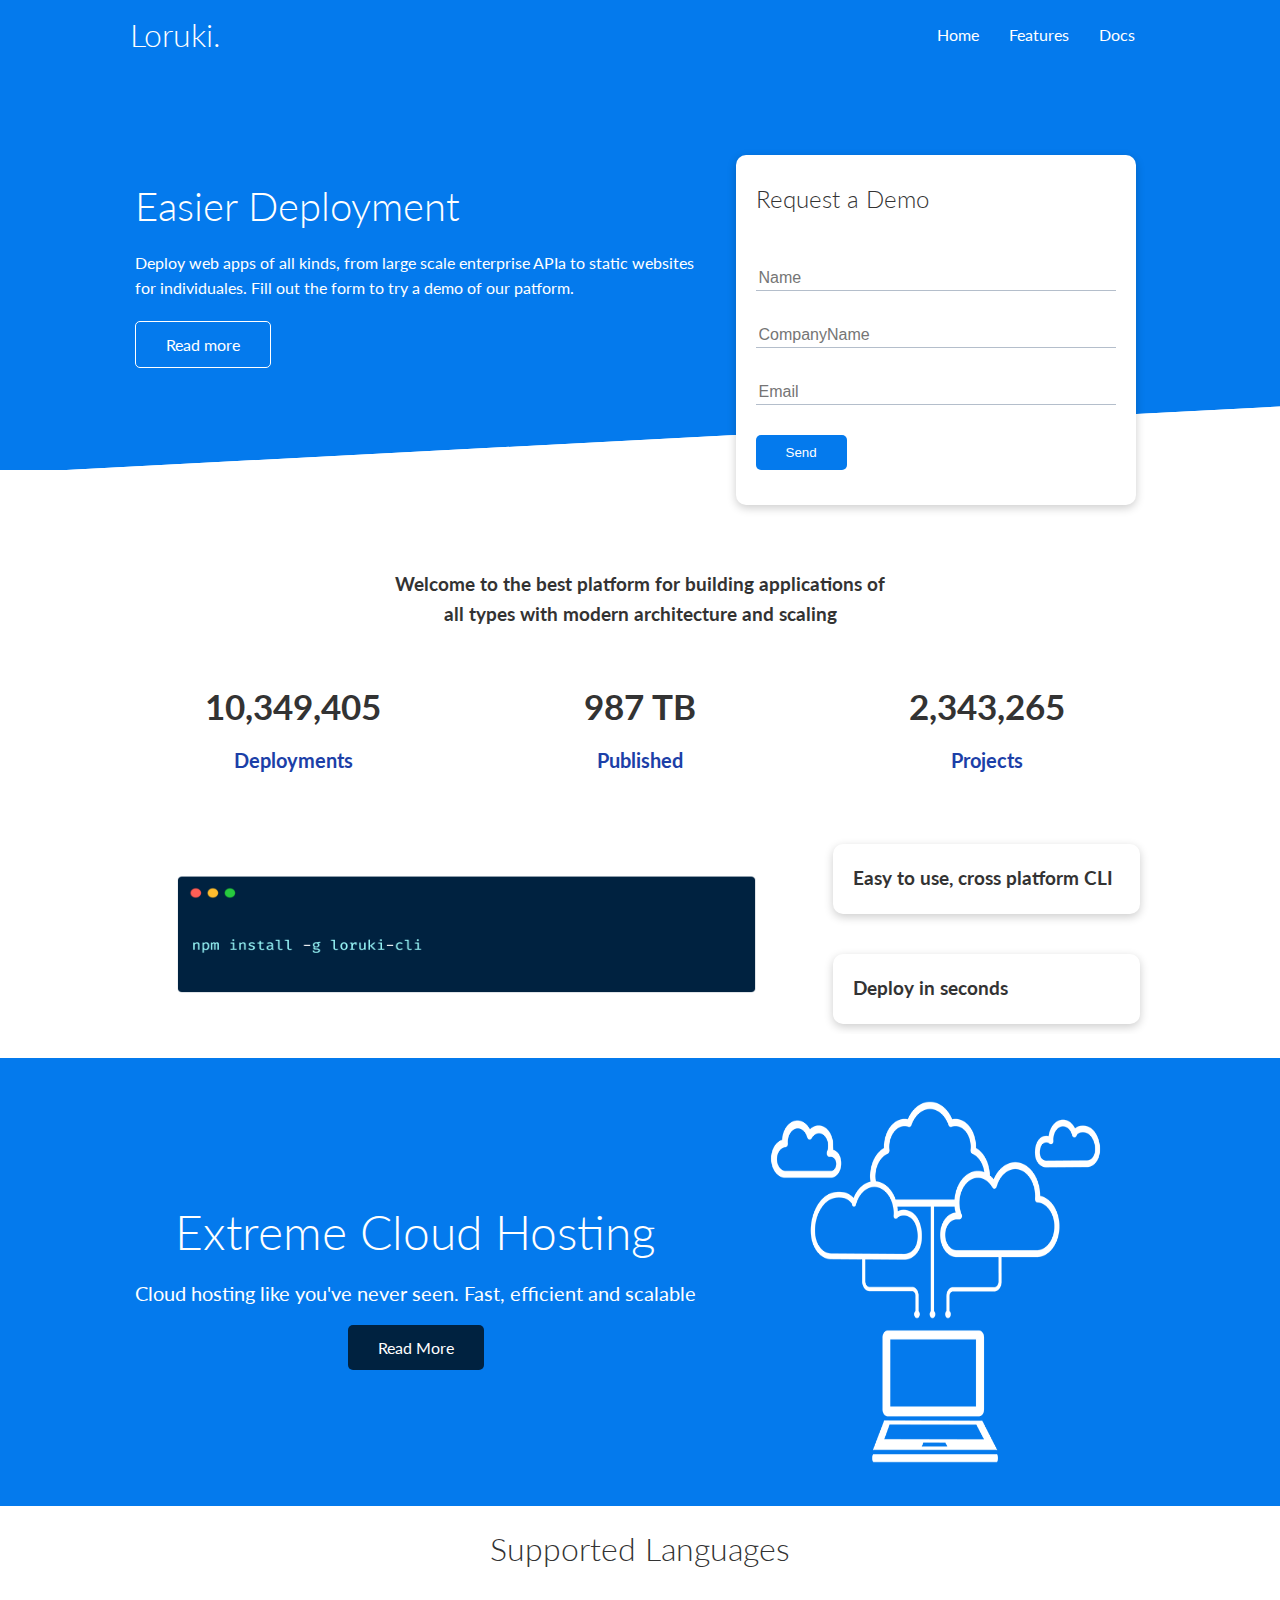
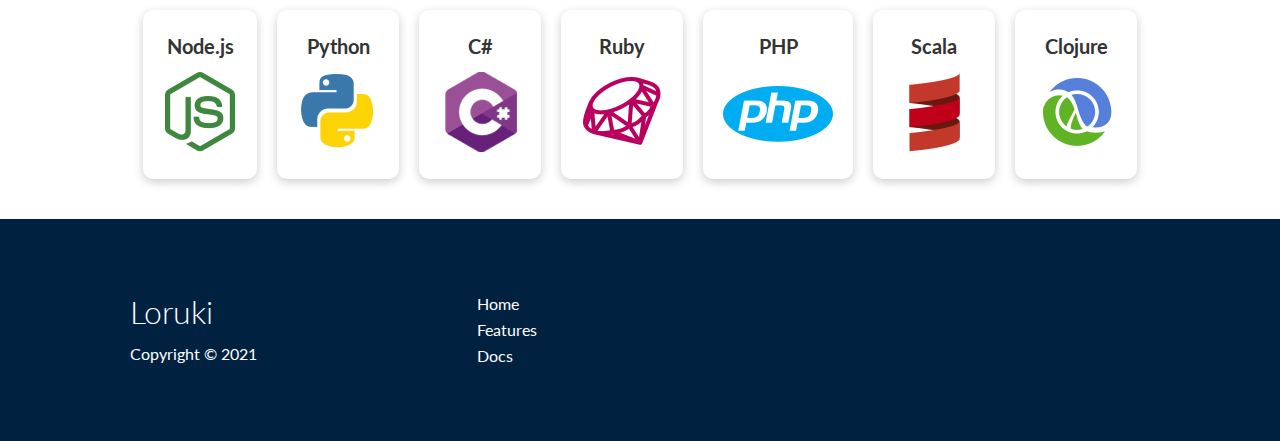
<file: index.html>
<!DOCTYPE html>
<html lang="en">
<head>
    <meta charset="UTF-8">
    <meta name="viewport" content="width=device-width,
    initial-scale=1.0">
    <link rel="stylesheet" href="https://cdnjs.cloudflare.com/ajax/libs/font-awesome/6.0.0-beta2/css/all.min.css"
     integrity="sha512-YWzhKL2whUzgiheMoBFwW8CKV4qpHQAEuvilg9FAn5VJUDwKZZxkJNuGM4XkWuk94WCrrwslk8yWNGmY1EduTA==" 
     crossorigin="anonymous"  />
    <link rel="stylesheet" href="css/style.css">
    <title>Loruki | Cloud Hosting For Everyone </title>

</head>
<body>
  <!-- Navbar -->
  <div class="navbar">
    <div class="container flex">
   <h1 class="logo">Loruki.</h1>
   <nav>

      <ul>
        <li><a href="index.html">Home</a></li>
        <li><a href="features.html">Features</a></li>
        <li><a href="docs.html">Docs</a></li>
        
      </ul>
   </nav>

    </div>
  </div>

  <!-- Showcase -->

  <section class="showcase">
      <div class="container grid">
         <div class="showcase-text">
            <h1>Easier Deployment</h1>
            <p>Deploy web apps of all kinds,
               from large scale enterprise APIa
               to static websites for individuales.
               Fill out the form to try a demo of our patform.
            </p>
            <a href="features.html" class="btn btn-outline">Read more</a>

        
         </div>
         <div class="showcase-form card">
              <h2>Request a Demo</h2>
              <form name="contact" method="POST" netlify-honeypot="bot-field" 
               data-netlify="true">
               <input type="hidden" name="form-name" value="contact">
               <p class="hidden">
                  <label>Don’t fill this out if you’re human: <input
                   name="bot-field" /></label>
                </p>
                    <div class="form-control">
                    <input type="text" name="name"
                    placeholder="Name" required>

                 </div>
                 <div class="form-control">
                  <input type="text" name="company"
                  placeholder="CompanyName" required>

               </div>
               <div class="form-control">
                  <input type="email" name="email"
                  placeholder="Email" required>

               </div>
               <input type="submit" value="Send" class="btn btn-primary">

              </form>
         </div>
      </div>
  </section>

  <!-- Stats -->
  <section class="stats">
     <div class="container">
        <h3 class="stats-heading text-center">
           Welcome to the best platform for building applications
           of all types with modern architecture and scaling
        </h3>

        <div class="grid grid-3 text-center my-4">
              <div>
                  <i class="fas fa-server fa-3x"></i>
                  <h3>10,349,405</h3>
                  <p class="text-secondary">Deployments</p>
              </div>
              <div>
                 <i class="fas fa-upload fa-3x"></i>
                 <h3>987 TB</h3>
                 <p class="text-secondary">Published</p>
            </div>
              <div>
               <i class="fas fa-project-diagram fa-3x"></i>
               <h3>2,343,265</h3>
               <p class="text-secondary">Projects</p>

              </div>
        </div>
     </div>
  </section>

  <!-- Cli -->
  <section class="cli">
     <div class="container grid">
         <img src="images/cli.png" width="500" height="200" alt=""> 
         <div class="card">
             <h3>Easy to use, cross platform CLI</h3>
         </div>
         <div class="card">
            <h3>Deploy in seconds</h3>

         </div>
      </div>
  </section>

  <!-- Cloud -->
  <section class="cloud bg-primary my-2 py-2">
           <div class="container grid"> 
              <div class="text-center">
                 <h2 class="lg">Extreme Cloud Hosting</h2>
                  <p class="lead my-1">Cloud hosting like you've never seen.
                   Fast, efficient and scalable</p>
                  <a href="features.html" class="btn btn-dark">Read More</a>
              </div>
              <img src="images/cloud.png" height="400"  alt="">
          </div>
  </section>

  <!-- Languages -->
  <section class="languages">
     <h2 class="md text-center my-2">
        Supported Languages
     </h2>
     <div class="container flex">
        <div class="card">
            <h4>Node.js</h4>
            <img src="images/node.png" alt="">
        </div>
        <div class="card">
         <h4>Python</h4>
         <img src="images/python.png" alt="">
       </div>
       <div class="card">
         <h4>C#</h4>
         <img src="images/csharp.png" alt="">
       </div>
       <div class="card">
         <h4>Ruby</h4>
         <img src="images/ruby.png" alt="">
       </div>
       <div class="card">
         <h4>PHP</h4>
         <img src="images/php.png" alt="">
       </div>
       <div class="card">
         <h4>Scala</h4>
         <img src="images/scala.png" alt="">
       </div>
       <div class="card">
         <h4>Clojure</h4>
         <img src="images/clojure.png" alt="">
       </div>
     </div>
  </section>

  <!-- Footer -->
  <footer class="footer bg-dark py-5">
     <div class="container grid grid-3">
       <div>
          <h1>
             Loruki
          </h1>
          <p>Copyright &copy; 2021</p>
     </div>
     <nav>
        <ul>
           <li><a href="index.html">Home</a></li>
           <li><a href="features.html">Features</a></li>
           <li><a href="docs.html">Docs</a></li>
        </ul>
     </nav>
     <div class="social">
        <a href="#"><i class="fab fa-github fa-2x"></i></a>
        <a href="#"><i class="fab fa-facebook fa-2x"></i></a>
        <a href="#"><i class="fab fa-instagram fa-2x"></i></a>
        <a href="#"><i class="fab fa-twitter fa-2x"></i></a>
     </div>

  </footer>

</body>  
</html>
</file>
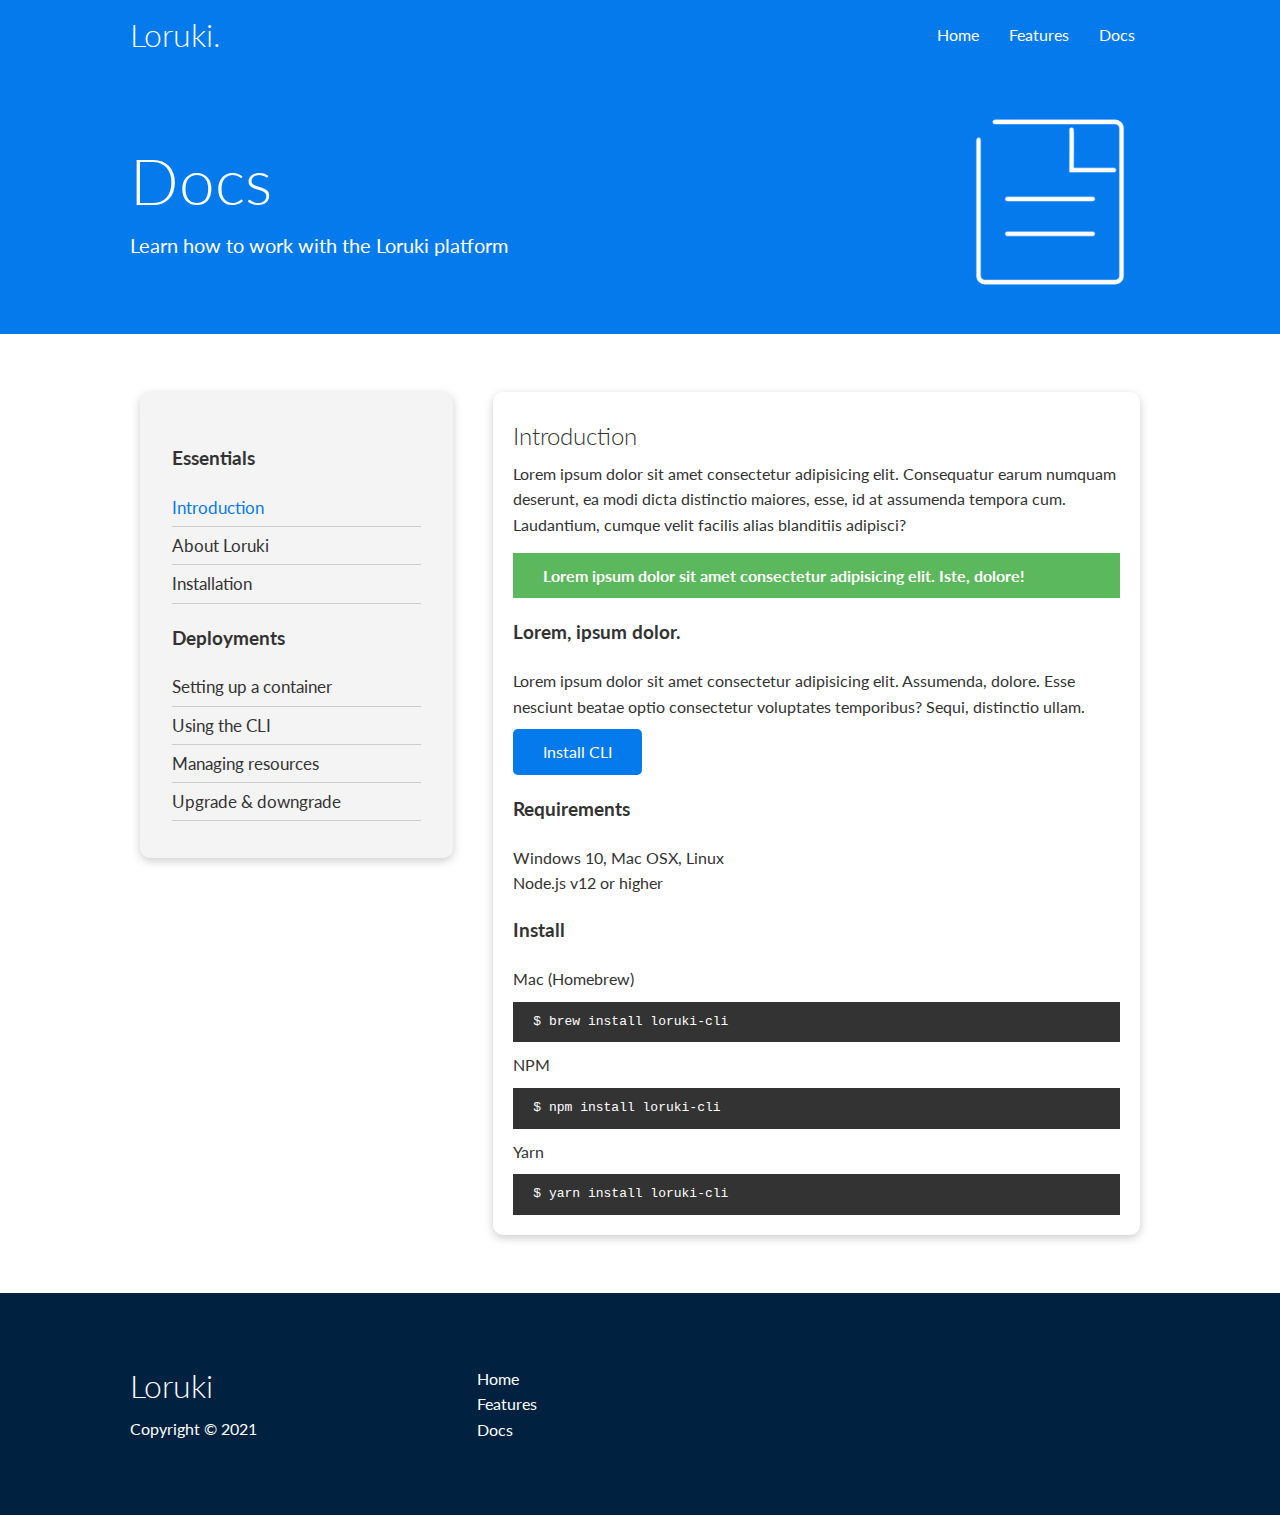
<file: docs.html>
<!DOCTYPE html>
<html lang="en">
<head>
    <meta charset="UTF-8">
    <meta name="viewport" content="width=device-width,
    initial-scale=1.0">
    <link rel="stylesheet" href="https://cdnjs.cloudflare.com/ajax/libs/font-awesome/6.0.0-beta2/css/all.min.css"
     integrity="sha512-YWzhKL2whUzgiheMoBFwW8CKV4qpHQAEuvilg9FAn5VJUDwKZZxkJNuGM4XkWuk94WCrrwslk8yWNGmY1EduTA==" 
     crossorigin="anonymous"  />
    <link rel="stylesheet" href="css/style.css">
    <title>Loruki | Cloud Hosting For Everyone </title>

</head>
<body>
  <!-- Navbar -->
  <div class="navbar">
    <div class="container flex">
   <h1 class="logo">Loruki.</h1>
   <nav>

      <ul>
        <li><a href="index.html">Home</a></li>
        <li><a href="features.html">Features</a></li>
        <li><a href="docs.html">Docs</a></li>
        
      </ul>
   </nav>

    </div>
  </div>

  <!-- Head-->
  <section class="docs-head bg-primary py-3">
      <div class="container grid ">
         <div>
             <h1 class="xl">Docs</h1>
             <p class="lead"> 
              Learn how to work with the Loruki platform
             </p>
         </div>
         <img src="images/docs.png" alt="">
      </div>
  </section>

  <!-- Docs main-->
  <section class="docs-main my-4">
     <div class="container grid">
        <div class="card bg-light p-3">
           <h3 class="my-2">Essentials</h3>
           <nav>
              <ul>
                  <li><a class="text-primary" 
                  href="#">Introduction</a></li>
                  <li><a href="#">About Loruki</a></li>
                  <li><a href="#">Installation</a></li>
              </ul>
           </nav>

           <h3 class="my-2">Deployments</h3>
           <nav>
              <ul>
                  <li><a href="#">Setting up a container</a></li>
                  <li><a href="#">Using the CLI</a></li>
                  <li><a href="#">Managing resources</a></li>
                  <li><a href="#">Upgrade & downgrade</a></li>
              </ul>
           </nav>
        </div>
        <div class="card">
         <h2>Introduction</h2>
         <p>
            Lorem ipsum dolor sit amet consectetur adipisicing elit.
            Consequatur earum numquam deserunt, ea modi dicta distinctio
            maiores, esse, id at assumenda tempora cum. Laudantium, cumque
             velit facilis alias blanditiis adipisci?
         </p>
         <div class="alert alert-success">
            <i class="fas fa-info"></i>Lorem ipsum dolor sit amet
             consectetur adipisicing elit. Iste, dolore!

         </div>
         <h3>Lorem, ipsum dolor.</h3>
         <p>Lorem ipsum dolor sit amet consectetur
          adipisicing elit. Assumenda, dolore.
          Esse nesciunt beatae optio consectetur 
          voluptates temporibus? Sequi, distinctio ullam. </p>
         <a href="" class="btn btn-primary">Install CLI</a>
        
          <h3>Requirements</h3>
          <ul>
             <li>Windows 10, Mac OSX, Linux</li>
             <li>Node.js v12 or higher</li>
          </ul>

          <h3>Install</h3>
          <p>Mac (Homebrew)</p>
          <pre><code>$ brew install loruki-cli</code></pre>
          <p>NPM</p>
          <pre><code>$ npm install loruki-cli</code></pre>
          <p>Yarn</p>
          <pre><code>$ yarn install loruki-cli</code></pre>
        
         </div>
     </div>
  </section>

  <!-- Footer -->
  <footer class="footer bg-dark py-5">
     <div class="container grid grid-3">
       <div>
          <h1>
             Loruki
          </h1>
          <p>Copyright &copy; 2021</p>
     </div>
     <nav>
        <ul>
           <li><a href="index.html">Home</a></li>
           <li><a href="features.html">Features</a></li>
           <li><a href="docs.html">Docs</a></li>
        </ul>
     </nav>
     <div class="social">
        <a href="#"><i class="fab fa-github fa-2x"></i></a>
        <a href="#"><i class="fab fa-facebook fa-2x"></i></a>
        <a href="#"><i class="fab fa-instagram fa-2x"></i></a>
        <a href="#"><i class="fab fa-twitter fa-2x"></i></a>
     </div>

  </footer>

</body>  
</html>
</file>
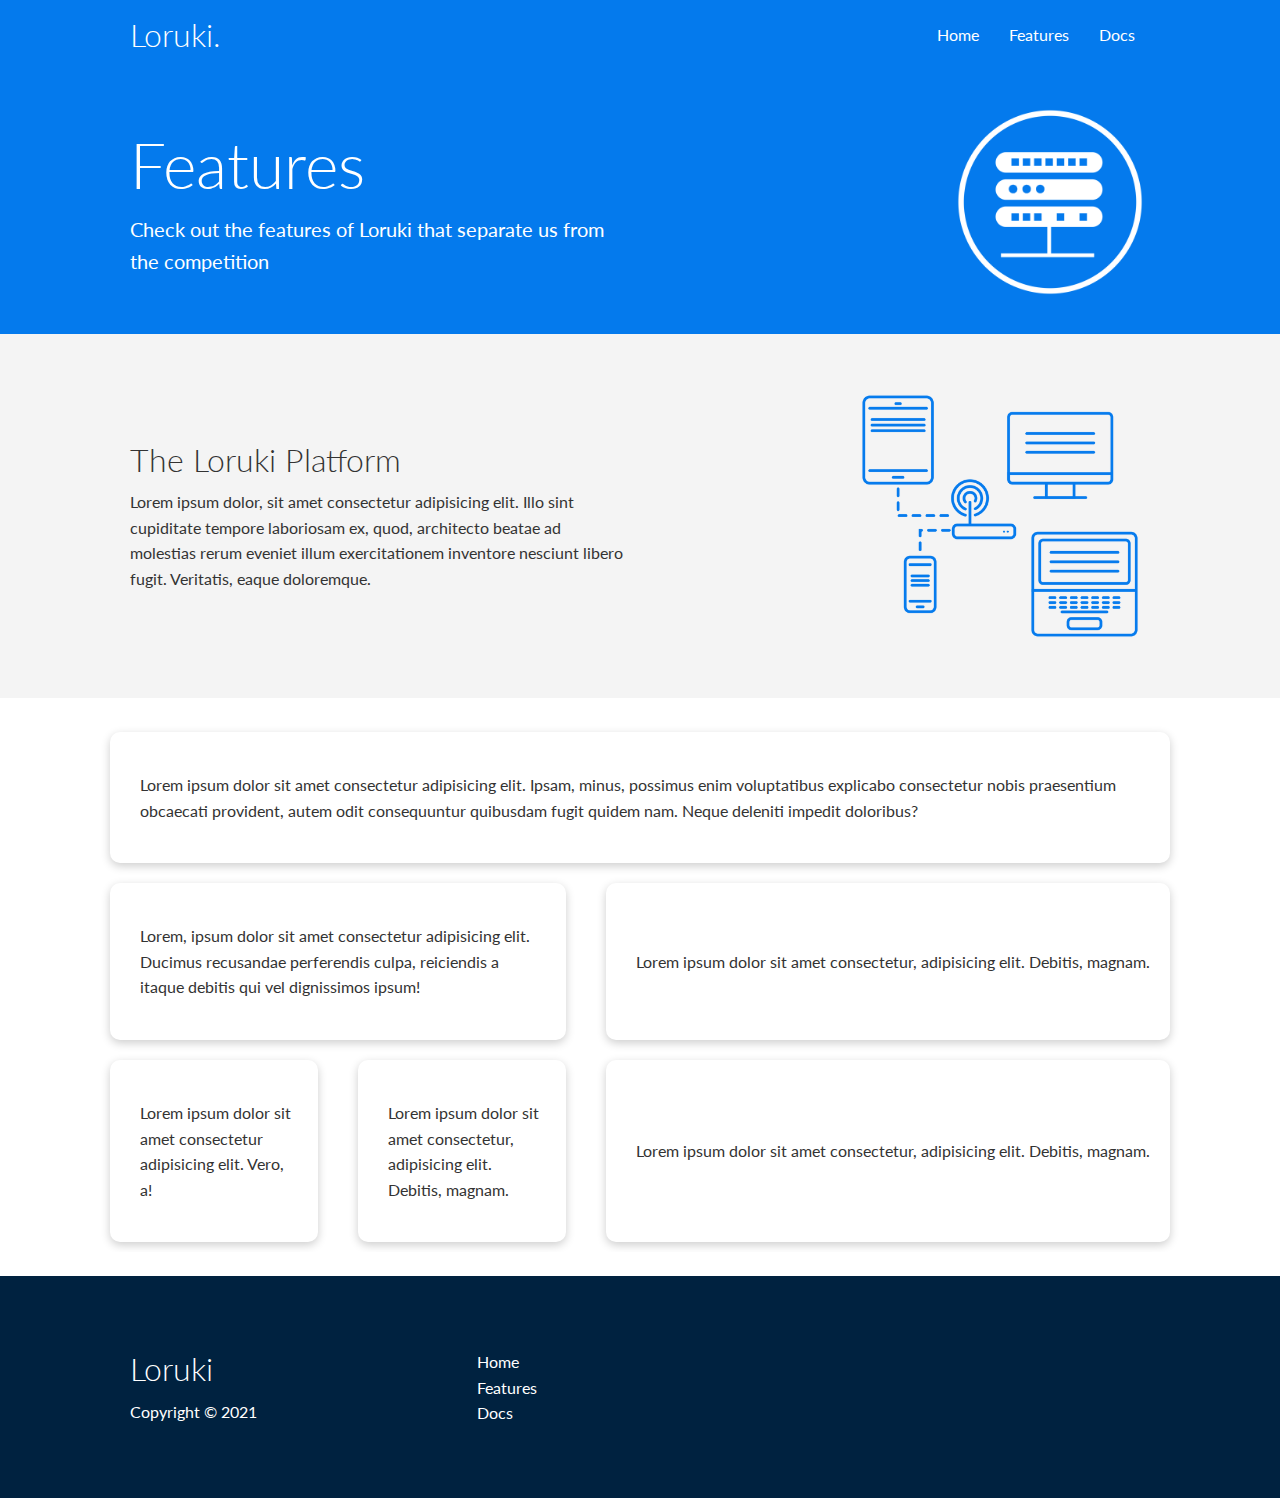
<file: features.html>
<!DOCTYPE html>
<html lang="en">
<head>
    <meta charset="UTF-8">
    <meta name="viewport" content="width=device-width,
    initial-scale=1.0">
    <link rel="stylesheet" href="https://cdnjs.cloudflare.com/ajax/libs/font-awesome/6.0.0-beta2/css/all.min.css"
     integrity="sha512-YWzhKL2whUzgiheMoBFwW8CKV4qpHQAEuvilg9FAn5VJUDwKZZxkJNuGM4XkWuk94WCrrwslk8yWNGmY1EduTA==" 
     crossorigin="anonymous"  />
    <link rel="stylesheet" href="css/style.css">
    <title>Loruki | Cloud Hosting For Everyone </title>

</head>
<body>
  <!-- Navbar -->
  <div class="navbar">
    <div class="container flex">
   <h1 class="logo">Loruki.</h1>
   <nav>

      <ul>
        <li><a href="index.html">Home</a></li>
        <li><a href="features.html">Features</a></li>
        <li><a href="docs.html">Docs</a></li>
        
      </ul>
   </nav>

    </div>
  </div>

  <!-- Head-->
  <section class="features-head bg-primary py-3">
      <div class="container grid ">
         <div>
             <h1 class="xl">Features</h1>
             <p class="lead"> 
                Check out the features of Loruki 
                that separate us from the
                  competition
             </p>
         </div>
         <img src="images/server.png" alt="">
      </div>
  </section>

  <!-- Sub head -->
  <section class="features-sub-head bg-light py-3">
      <div class="container grid">
         <div>
            <h1 class="md">The Loruki Platform</h1>
            <p> 
            Lorem ipsum dolor, sit amet consectetur
            adipisicing elit. Illo sint cupiditate 
            tempore laboriosam ex, quod, architecto
            beatae ad molestias rerum eveniet illum 
            exercitationem inventore nesciunt libero fugit.
            Veritatis, eaque doloremque.
            </p>
        </div>
        <img src="images/server2.png" alt="">
     </div>
  </section>

  <section class="features-main my-2">
     <div class="container grid">
        <div class="card flex">
           <i class="fas fa-server fa-3x"></i>
           <p>
            Lorem ipsum dolor sit amet consectetur adipisicing elit.
            Ipsam, minus, possimus enim voluptatibus explicabo consectetur
            nobis praesentium obcaecati provident, autem odit consequuntur
            quibusdam fugit quidem nam. Neque deleniti impedit doloribus?
           </p>
        </div>

     <div class="card flex">
      <i class="fas fa-network-wired fa-3x"></i>
      <p>
          Lorem, ipsum dolor sit amet consectetur adipisicing elit. Ducimus
          recusandae perferendis culpa, reiciendis a itaque debitis qui vel
          dignissimos ipsum!
      </p>
  </div>
  
  
   <div class="card flex">
      <i class="fas fa-laptop-code fa-3x"></i>
      <p>
      Lorem ipsum dolor sit amet consectetur, adipisicing elit. Debitis,
       magnam.
      </p>

  </div>
  <div class="card flex">
      <i class="fas fa-database fa-3x"></i>
      <p>
          Lorem ipsum dolor sit amet consectetur adipisicing elit. Vero, a!
      </p>
  </div>
  
  <div class="card flex">
      <i class="fas fa-power-off fa-3x"></i>
      <p>
          Lorem ipsum dolor sit amet consectetur, adipisicing elit. Debitis,
          magnam.
      </p>
  </div>
  <div class="card flex">
      <i class="fas fa-upload fa-3x"></i>
      <p>
          Lorem ipsum dolor sit amet consectetur, adipisicing elit. Debitis,
          magnam.
      </p>
  </div>

  </section>

  <!-- Footer -->
  <footer class="footer bg-dark py-5">
     <div class="container grid grid-3">
       <div>
          <h1>
             Loruki
          </h1>
          <p>Copyright &copy; 2021</p>
     </div>
     <nav>
        <ul>
           <li><a href="index.html">Home</a></li>
           <li><a href="features.html">Features</a></li>
           <li><a href="docs.html">Docs</a></li>
        </ul>
     </nav>
     <div class="social">
        <a href="#"><i class="fab fa-github fa-2x"></i></a>
        <a href="#"><i class="fab fa-facebook fa-2x"></i></a>
        <a href="#"><i class="fab fa-instagram fa-2x"></i></a>
        <a href="#"><i class="fab fa-twitter fa-2x"></i></a>
     </div>

  </footer>

</body>  
</html>
</file>
<file: css/style.css>
@import url('https://fonts.googleapis.com/css2?family=Lato:wght@300&display=swap');

:root {
    --primary-color: #047aed;
    --secondary-color: #1c3fa8;
    --dark-color: #002240;
    --light-color: #f4f4f4;
    --success-color: #5cb85c;
    --error-color: #d9534f;

}

* {
    box-sizing: border-box;
    padding: 0;
    margin: 0;
}


body {
   font-family: 'Lato', sans-serif;
   color: #333;
   line-height: 1.6;
}

ul {
    list-style-type: none;
}

a {
    text-decoration: none;
    color: #333;
}

h1,
h2 {
    font-weight: 300;
    line-height: 1.2;
    margin: 10px  0;
}

p {
    margin: 10px 0;
}

img {
    width: 100%;
}


code, 
pre {
    background-color: #333;
    color: #fff;
    padding: 10px;
}

.hidden {
    visibility: hidden;
    height: 0;
}

/* navbar */
.navbar {
    background-color: var(--primary-color);
    color: #fff;
    height: 70px;
}

.navbar ul {
    display: flex;
}

.navbar a {
    color: #fff;
    padding: 10px;
    margin: 0 5px;
}

.navbar a:hover{
    border-bottom: 2px #fff solid;
}

.navbar .flex {
    justify-content: space-between;
}

/* Showcase */
.showcase {
    height: 400px;
    background-color: var(--primary-color);
    color: #fff;
    position: relative;
}

.showcase h1 {
    font-size: 40px;
}

.showcase p {
    margin: 20px 0;
}

.showcase .grid {
   overflow: visible;
   grid-template-columns: 55% auto;
   gap: 30px;
}

.showcase-text {
    animation: slideInFromLeft 1s ease-in;
  }


.showcase-form {
    position: relative;
    top: 60px;
    height: 350px;
    width: 400px;
    padding: 40px;
    z-index: 100;
    justify-self: flex-end;
    animation: slideInFromRight 1s ease-in;
}


.showcase-form .form-control {
    margin: 30px 0;
}

.showcase-form input[type='text'], 
.showcase-form input[type='email'] {
        border: 0;
        border-bottom: 1px solid #b4becb;
        width: 100%;
        padding: 3px;
        font-size: 16px;
}

.showcase-form input:focus {
    outline: none;
}

.showcase::before,
.showcase::after {
    content: 'HELLO';
    position: absolute;
    height: 100px;
    bottom: -70px;
    right: 0;
    left: 0;
    background: #fff;
    transform: skewY(-3deg);
    -webkit-transform: skewY(-3deg);
    -moz-transform: skewY(-3deg);
    -ms-transform: skewY(-3deg);

}

/* Stats */
.stats {
    padding-top: 100px;
    animation: slideInFromBottom 1s ease-in;
}

.stats-heading {
    max-width: 500px;
    margin: auto;
}

.stats .grid h3 {
    font-size: 35px;
}
.stats .grid p {
    font-size: 20px;
    font-weight: bold;
}
  
/* Cli */
.cli .grid { 
    grid-template-columns: repeat(3, 1fr);
    grid-template-rows: repeat(2, 1fr);
}

.cli .grid > *:first-child {
    grid-column: 1 / span 2;
    grid-row: 1 / span 2;
}

/* Utilities */
.container {
    max-width: 1100px;
    margin: 0 auto;
    overflow: auto;
    padding: 0 40px;
}

.card {
    background-color: #fff;
    color: #333;
    border-radius: 10px ;
    box-shadow: 0 3px 10px rgba(0,0,0,0.2);
    padding: 20px;
    margin: 10px;

}

.btn {
    display: inline-block;
    padding: 10px 30px;
    cursor: pointer;
    background: var(--primary-color);
    color: #fff;
    border: none;
    border-radius: 5px;
}

.btn-outline {
    background-color: transparent;
    border: 1px #fff solid;
}

.btn:hover {
    transform: scale(0.98);
}

/* Backgrounds & colored buttons */
.bg-primary, 
.btn-primary {
    background-color: var(--primary-color);
    color: #fff;
}

.bg-secondary,
.btn-secondary {
    background-color: var(--secondary-color);
    color: #fff;
}

.bg-dark,
.btn-dark {
    background-color: var(--dark-color);
    color: #fff;
}


.bg-light,
.btn-light {
    background-color: var(--light-color);
    color: #333;
}


.bg-primary a, 
.btn-primary a,
.bg-secondary a,
.btn-secondary a,
.bg-dark a,
.btn-dark a {
    color: #fff;

}

/* Text colors */

.text-primary {
  color: var(--primary-color);

}

.text-secondary {
color: var(--secondary-color);
  
}

.text-dark {
   color: var(--dark-color);
  
}


.text-light {
  color: var(--light-color);

}

  



/* Text sizes */
.lead {
    font-size: 20px;
}

.sm {
    font-size: 1rem;
}

.md {
    font-size: 2rem;
}

.lg {
    font-size: 3rem;
}

.xl {
   font-size: 4rem ;
}

.text-center {
    text-align: center;
}


/* Alert */
.alert{
    background-color: var(--light-color);
    padding: 10px 20px;
    font-weight: bold;
    margin: 15px 0;
}

.alert i {
    margin-right: 10px;
}

.alert-success {
    background-color: var(--success-color);
    color: #fff;

}

.alert-error {
    background-color: var(--error-color);
    color: #fff;

}



.flex {
    display: flex;
    justify-content: center;
    align-items: center;
    height: 100%;
}

.grid {
    display: grid;
    grid-template-columns: repeat(2, 1fr);
    gap: 20px;
    justify-content: center;
    align-items: center;
    height: 100%;
}

.grid-3{
    grid-template-columns: repeat(3, 1fr);
}


/* Margin */

.my-1 {
    margin: 1rem 0;
}

.my-2{
    margin: 1.5rem 0;
}

.my-3 {
    margin: 2rem 0;
}

.my-4 {
    margin: 3rem 0;
}

.my-5 {
    margin: 4rem 0;
}

.m-1 {
    margin: 1rem;
}

.m-2 {
    margin: 1.5rem;
}

.m-3 {
    margin: 2rem;
}

.m-4 {
    margin: 3rem;
}

.m-5 {
    margin: 4rem;
}

/* Padding */

.py-1 {
    padding: 1rem 0;
}

.py-2 {
    padding: 1.5rem 0;
}

.py-3 {
    padding: 2rem 0;
}

.py-4 {
    padding: 3rem 0;
}

.py-5 {
    padding: 4rem 0;
}

.p-1 {
    padding: 1rem;
}

.p-2 {
    padding: 1.5rem;
}

.p-3 {
    padding: 2rem;
}

.p-4 {
    padding: 3rem;
}

.p-5 {
    padding: 4rem;
}

/* Cloud */
.cloud .grid {
    grid-template-columns: 4fr 3fr;
}

/* Languages */

.languages .flex{
    flex-wrap: wrap;
}
.languages .card {
    text-align: center;
    margin: 18px 10px 40px;
    transition: transform 0.2s ease-in;
}

.languages .card h4{
    font-size: 20px;
    margin-bottom: 10px;
}

.languages .card:hover {
    transform: translateY(-15px);
}

/*  Features*/
.features-head img, 
.docs-head img {
    width: 200px;
    justify-self: flex-end;
}

.features-sub-head img{
    width: 300px;
    justify-self: flex-end;
}

.features-main .card > i {
    margin-right: 10px;
}

.features-main .grid {
  padding: 10px;
}

.features-main .grid > *:first-child {
     grid-column: 1 / span 3;
}

.features-main .grid > *:nth-child(2) {
    grid-column: 1 / span 2;
}



/* Docs */
.docs-main h3{
    margin: 20px 0;
}

.docs-main .grid {
   grid-template-columns: 1fr 2fr;
   align-items: flex-start;
}

.docs-main nav li {
    font-size: 17px;
    padding-bottom: 5px;
    margin-bottom: 5px;
    border-bottom: 1px #ccc solid;
}

.docs-main a:hover {
    font-weight: bold;
}

/*  Footer */
.footer .social a {
    margin: 0 10px;

}



/* Animations */
@keyframes slideInFromLeft {
    0% {
        transform: translateX(-100%);
    }

    100% {
        transform: translateX(0);
    }
}


@keyframes slideInFromRight {
    0% {
        transform: translateX(100%);
    }

    100% {
        transform: translateX(0);
    }
}

@keyframes slideInFromTop {
    0% {
        transform: translateY(-100%);
    }

    100% {
        transform: translateX(0);
    }
}


@keyframes slideInFromBottom {
    0% {
        transform: translateY(100%);
    }

    100% {
        transform: translateX(0);
    }
}



/*  Tablets and under */
@media(max-width: 768px) {
      .grid,
      .showcase .grid,
      .stats .grid,
      .cli .grid,
      .cloud .grid,
      .features-main .grid,
      .docs-head .grid {
          grid-template-columns: 1fr;
          grid-template-rows: 1fr;
      }

      .showcase {
          height: auto;

      }

      .showcase-text{
          text-align: center;
          margin-top: 40px;
          animation: slideInFromTop 1s ease-in;
      }

      .showcase-form { 
          justify-self: center;
          margin: auto;
          animation: slideInFromBottom 1s ease-in;
      }

      
    .cli .grid > *:first-child {
     grid-column: 1;
     grid-row: 1;
     }

     .features-head,
     .features-sub-head,
     .docs-head{
         text-align: center;
     }

     .features-head img,
     .features-sub-head img,
     .docs-head img {
        justify-self: center;
     }
    
     .features-main .grid > *:first-child,
     .features-main .grid > *:nth-child(2) {
         grid-column: 1;
     }

    }

/* Mobile */
@media(max-width: 500px){
    .navbar {
        height: 110px;
    }

    .navbar .flex{
        flex-direction: column;
    }

    .navbar ul {
        padding: 10px;
        background-color: rgba(0, 0, 0, 0.1);
    }
}
</file>
